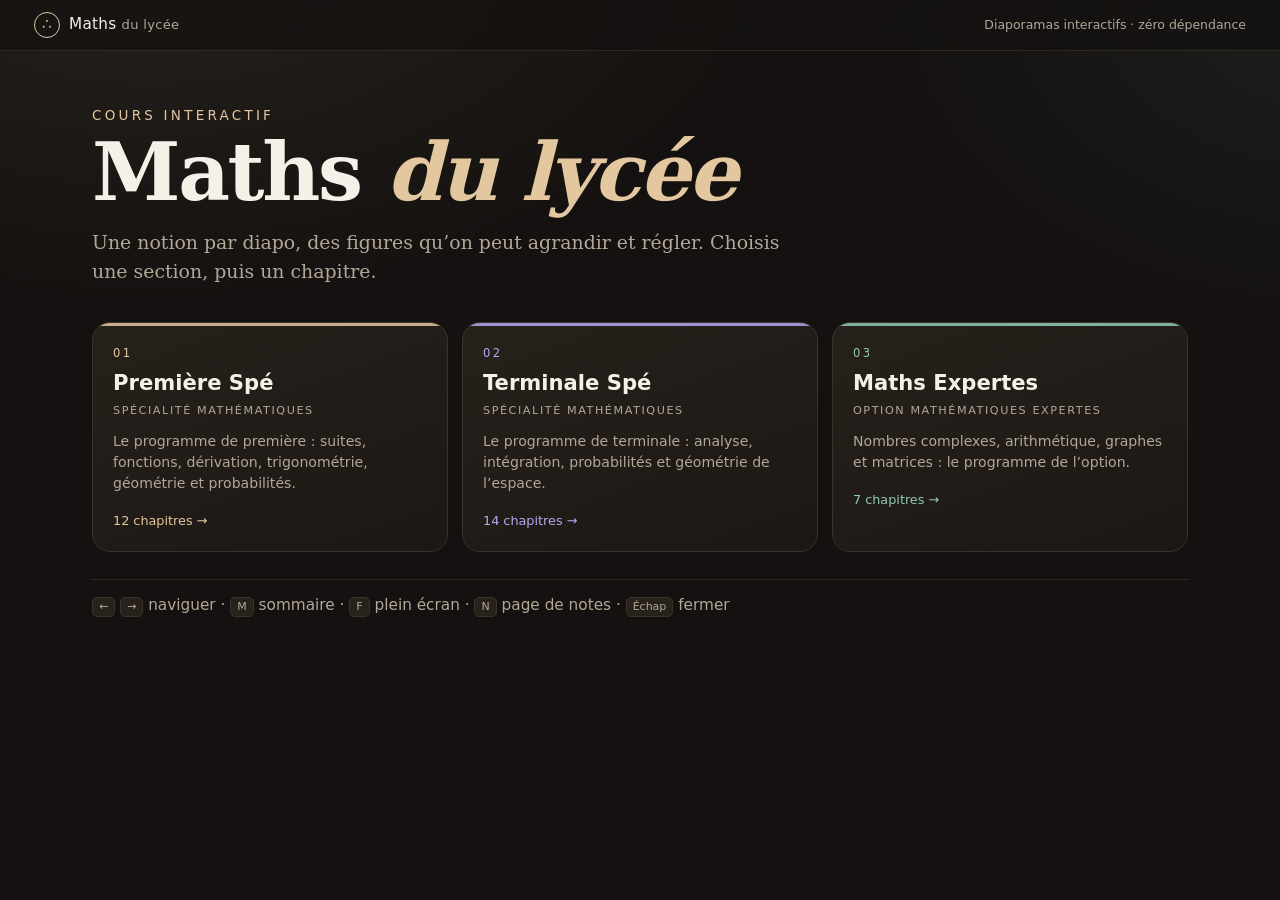
<file: index.html>
<!doctype html>
<html lang="fr">
<head>
  <meta charset="utf-8">
  <meta name="viewport" content="width=device-width, initial-scale=1">
  <title>Maths — cours de lycée</title>
  <meta name="description" content="Cours de maths interactifs : Première et Terminale spécialité, mathématiques expertes.">
  <link rel="stylesheet" href="styles.css">
</head>
<body class="hub-page">
  <header class="topbar">
    <a class="brand" href="index.html"><span class="brand-mark">∴</span><span>Maths <em>du lycée</em></span></a>
    <div class="topright">
      <span class="hub-note">Diaporamas interactifs · zéro dépendance</span>
    </div>
  </header>

  <main class="hub">
    <header class="hub-head">
      <p class="kicker">Cours interactif</p>
      <h1>Maths <em>du lycée</em></h1>
      <p class="lead">
        Une notion par diapo, des figures qu’on peut agrandir et régler.
        Choisis une section, puis un chapitre.
      </p>
    </header>

    <section class="hub-grid" id="hub-grid" aria-label="Sections du cours"></section>

    <p class="hero-note">
      <kbd>←</kbd> <kbd>→</kbd> naviguer · <kbd>M</kbd> sommaire · <kbd>F</kbd> plein écran ·
      <kbd>N</kbd> page de notes · <kbd>Échap</kbd> fermer
    </p>
  </main>

  <script src="js/catalogue.js"></script>
  <script src="js/hub.js"></script>
</body>
</html>
</file>
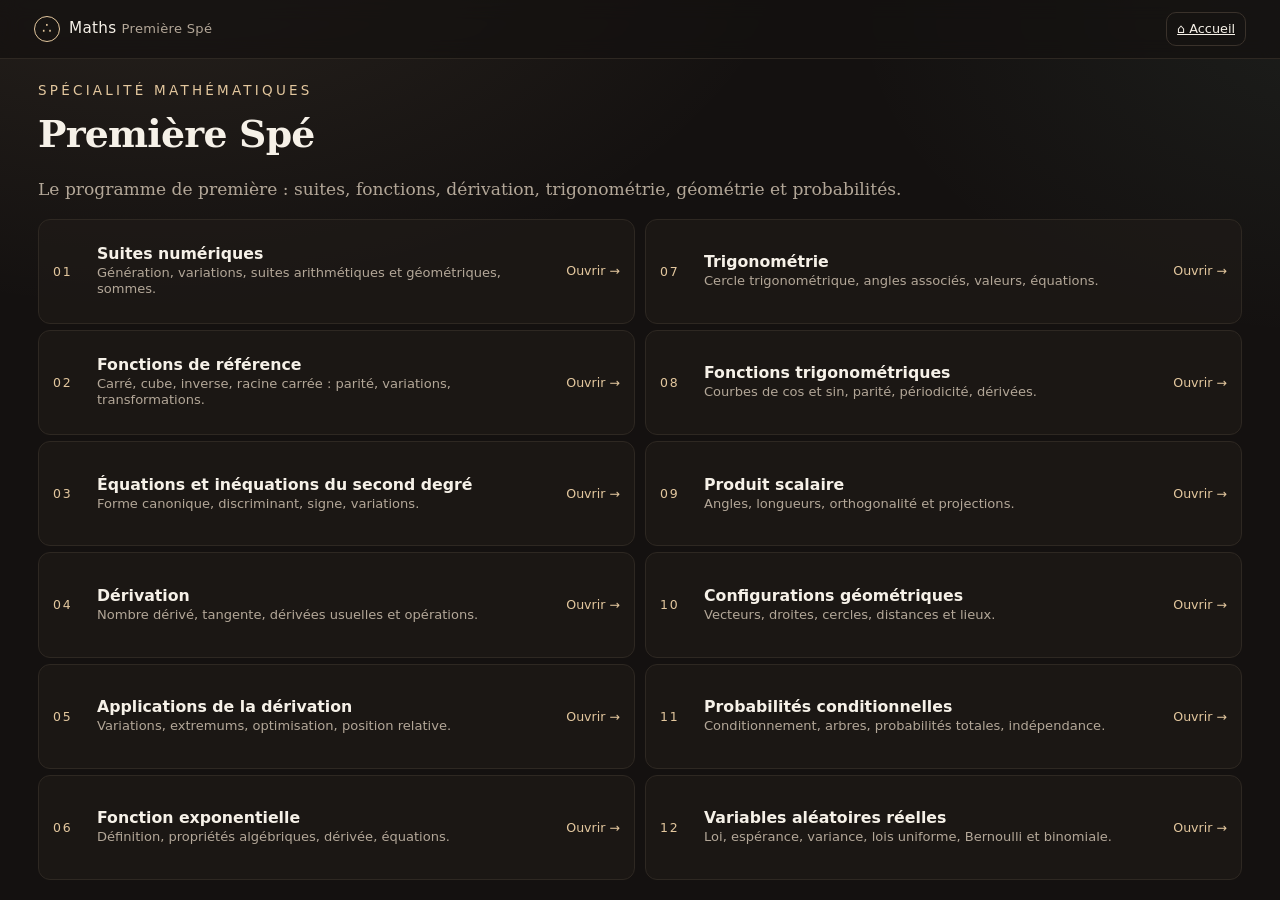
<file: cours.html>
<!doctype html>
<html lang="fr">
<head>
  <meta charset="utf-8">
  <meta name="viewport" content="width=device-width, initial-scale=1">
  <title>Maths — cours</title>
  <meta name="description" content="Diaporama de cours de mathématiques, une notion par diapo.">
  <link rel="stylesheet" href="vendor/katex/katex.min.css">
  <link rel="stylesheet" href="styles.css">
</head>
<body>
  <header class="topbar">
    <nav class="crumbs" aria-label="Fil d’Ariane">
      <a href="index.html">Maths</a>
      <span class="crumb-sep" aria-hidden="true">/</span>
      <a id="crumb-level" href="index.html">…</a>
      <span class="crumb-sep" aria-hidden="true">/</span>
      <span class="crumb-here" id="crumb-chapter">…</span>
    </nav>
    <div class="topright">
      <span class="counter" id="counter">1 / 1</span>
      <button class="btn ghost small" id="menu-btn" type="button" aria-expanded="false" aria-controls="menu">Sommaire <kbd>M</kbd></button>
    </div>
  </header>

  <div class="progress" aria-hidden="true"><span id="progress"></span></div>

  <main class="stage" id="stage">
    <section class="slide" id="slide" aria-live="polite"></section>
  </main>

  <footer class="toolbar">
    <button class="btn" id="prev" type="button">← Précédent</button>
    <span class="hint"><kbd>←</kbd><kbd>→</kbd> naviguer · <kbd>M</kbd> sommaire du chapitre · <kbd>F</kbd> plein écran · <kbd>N</kbd> note</span>
    <button class="btn primary" id="next" type="button">Suivant →</button>
  </footer>

  <div class="menu" id="menu" hidden>
    <div class="menu-panel" role="dialog" aria-modal="true" aria-label="Sommaire du cours">
      <div class="menu-head">
        <h2 id="menu-title">Sommaire</h2>
        <div class="menu-head-actions">
          <a class="btn ghost small" id="menu-level" href="niveau.html">Tous les chapitres</a>
          <button class="btn ghost small" id="menu-close" type="button">Fermer <kbd>Échap</kbd></button>
        </div>
      </div>
      <div class="menu-groups" id="menu-groups"></div>
    </div>
  </div>

  <div class="toast" id="toast" role="status" aria-live="polite"></div>

  <noscript>Active JavaScript : tout le cours est interactif.</noscript>

  <script src="vendor/katex/katex.min.js"></script>
  <script src="js/math-render.js"></script>
  <script src="js/helpers.js"></script>
  <script src="js/plots.js"></script>
  <script src="js/kit.js"></script>
  <script src="js/catalogue.js"></script>
  <script src="js/contenu-premiere.js"></script>
  <script src="js/slides-trigo.js"></script>
  <script src="js/contenu-terminale.js"></script>
  <script src="js/contenu-expertes.js"></script>
  <script src="js/deck.js"></script>
  <script src="js/note.js"></script>
</body>
</html>
</file>
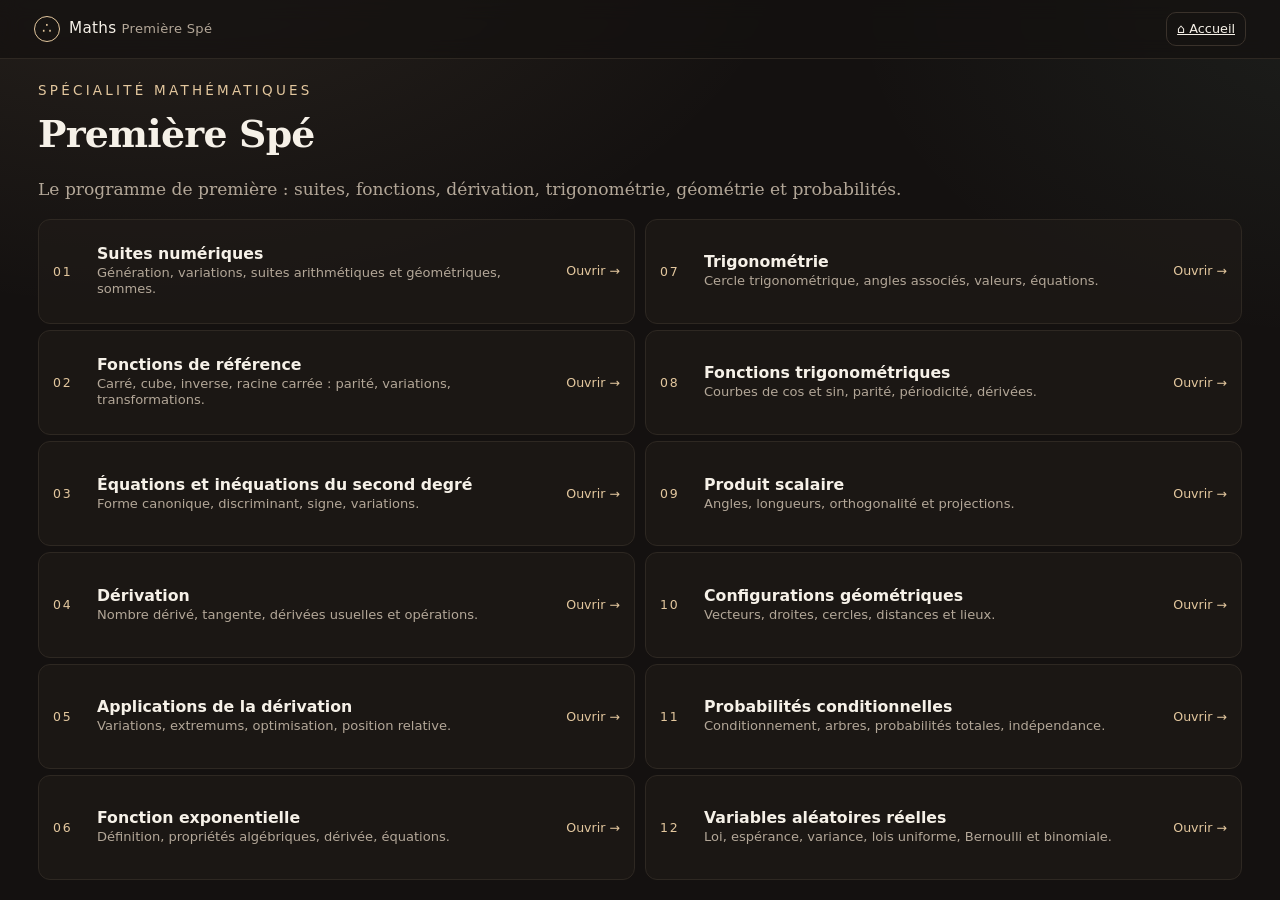
<file: niveau.html>
<!doctype html>
<html lang="fr">
<head>
  <meta charset="utf-8">
  <meta name="viewport" content="width=device-width, initial-scale=1">
  <title>Maths — sommaire</title>
  <meta name="description" content="Sommaire des chapitres de maths, classe par classe.">
  <link rel="stylesheet" href="styles.css">
</head>
<body class="level-page">
  <header class="topbar">
    <a class="brand" href="index.html"><span class="brand-mark">∴</span><span>Maths <em id="level-crumb">…</em></span></a>
    <div class="topright">
      <a class="btn ghost small" href="index.html">⌂ Accueil</a>
    </div>
  </header>

  <main class="level-main">
    <header class="level-head">
      <p class="kicker" id="level-kicker">Section</p>
      <h1 id="level-title">…</h1>
      <p class="lead" id="level-resume"></p>
    </header>

    <ol class="chapter-list" id="chapter-list" aria-label="Chapitres"></ol>
  </main>

  <script src="js/catalogue.js"></script>
  <script src="js/level.js"></script>
</body>
</html>
</file>
<file: styles.css>
/* Maths deck — dark warm theme, no external resources. */

:root {
  --bg: #141110;
  --bg-2: #1a1613;
  --card: #211c18;
  --card-2: #28221c;
  --line: #3a322b;
  --line-soft: #2e2822;
  --ink: #f6f1e8;
  --muted: #b3a798;
  --accent: #e3c79e;
  --accent-soft: rgba(227, 199, 158, 0.14);
  --ok: #8fc7a6;
  --bad: #e08c7c;
  --serif: "Iowan Old Style", "Palatino Linotype", "Palatino", "Book Antiqua", "DejaVu Serif", Georgia, serif;
  --sans: system-ui, -apple-system, "Segoe UI", Roboto, "DejaVu Sans", sans-serif;
  --mono: ui-monospace, "JetBrains Mono", "DejaVu Sans Mono", monospace;
}

*, *::before, *::after { box-sizing: border-box; }

html, body { height: 100%; }

body {
  margin: 0;
  height: 100dvh;
  overflow: hidden;
  display: grid;
  grid-template-columns: minmax(0, 1fr);
  grid-template-rows: auto auto 1fr auto;
  color: var(--ink);
  font-family: var(--serif);
  font-size: 17px;
  line-height: 1.55;
  background:
    radial-gradient(1100px 700px at 12% -12%, rgba(227, 199, 158, 0.10), transparent 60%),
    radial-gradient(900px 620px at 105% 0%, rgba(143, 203, 182, 0.07), transparent 55%),
    var(--bg);
}

body[data-chapter="bases"] {
  --accent: #e3c79e;
  --accent-soft: rgba(227, 199, 158, 0.14);
}
body[data-chapter="trigo"] {
  --accent: #b4a8f0;
  --accent-soft: rgba(180, 168, 240, 0.13);
}

/* ---------- top bar ---------- */

.topbar {
  display: flex;
  align-items: center;
  gap: 18px;
  min-width: 0;
  padding: 12px clamp(14px, 3vw, 34px);
  border-bottom: 1px solid var(--line-soft);
  background: rgba(20, 17, 16, 0.72);
  backdrop-filter: blur(10px);
  font-family: var(--sans);
}

.brand {
  display: inline-flex;
  align-items: center;
  gap: 9px;
  color: var(--ink);
  text-decoration: none;
  font-size: 0.95rem;
  letter-spacing: 0.02em;
  white-space: nowrap;
}
.brand em { color: var(--muted); font-style: normal; font-size: 0.86em; }
.brand-mark {
  display: inline-grid;
  place-items: center;
  width: 26px;
  height: 26px;
  border-radius: 50%;
  border: 1px solid var(--accent);
  color: var(--accent);
  font-size: 0.95rem;
}

/* Notion-style breadcrumb: class sommaire ← chapter. */
.crumbs {
  display: flex;
  align-items: center;
  gap: 6px;
  flex: 1;
  min-width: 0;
  font-family: var(--sans);
  font-size: 0.86rem;
  color: var(--muted);
}
.crumbs a {
  padding: 3px 2px;
  border-radius: 6px;
  color: var(--muted);
  text-decoration: none;
  white-space: nowrap;
}
.crumbs a:hover { color: var(--ink); background: var(--card); }
.crumb-sep { color: var(--line); }
.crumb-here {
  min-width: 0;
  overflow: hidden;
  text-overflow: ellipsis;
  white-space: nowrap;
  color: var(--ink);
}

.topright { display: flex; align-items: center; gap: 12px; margin-left: auto; }
.counter {
  font-size: 0.8rem;
  color: var(--muted);
  font-variant-numeric: tabular-nums;
}

.progress { height: 2px; background: var(--line-soft); }
.progress span {
  display: block;
  height: 100%;
  width: 0;
  background: linear-gradient(90deg, var(--accent), rgba(255, 255, 255, 0.35));
  transition: width 0.25s ease;
}

/* ---------- stage & slide ---------- */

.stage { overflow-y: auto; overflow-x: hidden; scroll-behavior: smooth; }

.slide {
  max-width: 1180px;
  margin: 0 auto;
  padding: clamp(20px, 4vh, 46px) clamp(16px, 4vw, 56px) clamp(30px, 5vh, 60px);
  opacity: 0;
  transform: translateY(12px);
}
.slide.in {
  opacity: 1;
  transform: none;
  transition: opacity 0.3s ease, transform 0.3s ease;
}

.slide-head { margin-bottom: clamp(16px, 2.4vh, 28px); }

.kicker {
  margin: 0 0 8px;
  font-family: var(--sans);
  font-size: 0.7rem;
  letter-spacing: 0.24em;
  text-transform: uppercase;
  color: var(--accent);
}

.slide-title {
  margin: 0;
  font-size: clamp(1.65rem, 3.5vw, 2.65rem);
  line-height: 1.12;
  font-weight: 600;
  letter-spacing: -0.01em;
  text-wrap: balance;
}

.lead {
  margin: 12px 0 0;
  max-width: 78ch;
  font-size: clamp(0.98rem, 1.6vw, 1.12rem);
  color: var(--muted);
}

/* ---------- layout helpers ---------- */

.grid2 {
  display: grid;
  grid-template-columns: minmax(0, 1.06fr) minmax(0, 0.94fr);
  gap: clamp(16px, 2.6vw, 32px);
  align-items: start;
}
.grid2.wide-left { grid-template-columns: minmax(0, 1.25fr) minmax(0, 0.75fr); }
.stack { display: grid; gap: 14px; align-content: start; }
.grid3 {
  display: grid;
  grid-template-columns: repeat(3, minmax(0, 1fr));
  gap: 14px;
}

.card {
  background: linear-gradient(180deg, rgba(40, 34, 28, 0.9), rgba(33, 28, 24, 0.9));
  border: 1px solid var(--line);
  border-radius: 16px;
  padding: clamp(14px, 1.8vw, 22px);
  min-width: 0;
}

.card-title {
  margin: 0 0 8px;
  font-family: var(--sans);
  font-size: 0.82rem;
  letter-spacing: 0.12em;
  text-transform: uppercase;
  color: var(--accent);
  font-weight: 600;
}

.card p { margin: 0 0 10px; }
.card p:last-child { margin-bottom: 0; }

.muted { color: var(--muted); }
.small { font-size: 0.88rem; }
.label {
  font-family: var(--sans);
  font-size: 0.72rem;
  letter-spacing: 0.16em;
  text-transform: uppercase;
  color: var(--muted);
  margin: 0 0 4px;
}

h3 { font-weight: 600; }
h4 {
  margin: 0 0 6px;
  font-family: var(--sans);
  font-size: 0.78rem;
  letter-spacing: 0.14em;
  text-transform: uppercase;
  color: var(--muted);
}

/* ---------- maths typography ---------- */

.formula {
  font-size: clamp(1.02rem, 1.7vw, 1.22rem);
  line-height: 2;
  padding: 12px 14px;
  border-radius: 12px;
  background: rgba(0, 0, 0, 0.22);
  border: 1px solid var(--line-soft);
  overflow-x: auto;
}
.formula + .formula { margin-top: 10px; }

.frac {
  display: inline-flex;
  flex-direction: column;
  justify-content: center;
  text-align: center;
  vertical-align: middle;
  margin: 0 0.18em;
  line-height: 1.15;
  font-size: 0.96em;
}
.frac .num { padding: 0 0.28em 0.05em; border-bottom: 1.4px solid currentColor; }
.frac .den { padding: 0.05em 0.28em 0; }

.sqrt { display: inline-flex; align-items: stretch; }
.sqrt::before { content: "√"; display: inline-block; }
.sqrt .rad { border-top: 1.4px solid currentColor; padding: 0 0.14em; margin-top: 0.12em; }

.big {
  font-size: clamp(1.35rem, 2.6vw, 1.9rem);
  color: var(--accent);
  margin: 10px 0;
  font-variant-numeric: tabular-nums;
}

.equation {
  font-size: clamp(1.25rem, 2.4vw, 1.75rem);
  padding: 10px 0 16px;
  font-variant-numeric: tabular-nums;
}

.note {
  border-left: 2px solid var(--accent);
  padding: 4px 0 4px 12px;
  color: var(--muted);
  font-size: 0.9rem;
  margin: 12px 0 0;
}

ul.clean { margin: 6px 0 0; padding-left: 18px; }
ul.clean li { margin-bottom: 6px; }

kbd {
  display: inline-block;
  padding: 1px 6px;
  border-radius: 5px;
  border: 1px solid var(--line);
  background: var(--card-2);
  font-family: var(--sans);
  font-size: 0.72em;
  line-height: 1.5;
  color: var(--muted);
}

/* ---------- controls ---------- */

.slider {
  display: block;
  margin: 10px 0 14px;
  font-family: var(--sans);
}
.slider-head {
  display: flex;
  justify-content: space-between;
  align-items: baseline;
  font-size: 0.86rem;
  color: var(--muted);
  margin-bottom: 4px;
}
.slider-head output {
  color: var(--accent);
  font-variant-numeric: tabular-nums;
  font-size: 1rem;
}

input[type="range"] {
  width: 100%;
  height: 26px;
  margin: 0;
  background: transparent;
  accent-color: var(--accent);
  cursor: pointer;
}

input[type="text"], input[type="number"], input:not([type]) {
  font-family: var(--sans);
  font-size: 16px;
  color: var(--ink);
  background: rgba(0, 0, 0, 0.28);
  border: 1px solid var(--line);
  border-radius: 10px;
  padding: 9px 12px;
  width: 8.5em;
  min-width: 0;
  outline: none;
  transition: border-color 0.15s, box-shadow 0.15s;
}
input:focus { border-color: var(--accent); box-shadow: 0 0 0 3px var(--accent-soft); }

.answer-row {
  display: flex;
  flex-wrap: wrap;
  align-items: center;
  gap: 10px;
  margin: 10px 0;
  font-family: var(--sans);
  font-size: 0.94rem;
}
.answer-row label { display: inline-flex; align-items: center; gap: 8px; color: var(--muted); }
.answer-row input { width: 7.5em; }

.btn {
  font-family: var(--sans);
  font-size: 0.86rem;
  color: var(--ink);
  background: var(--card-2);
  border: 1px solid var(--line);
  border-radius: 10px;
  padding: 9px 14px;
  cursor: pointer;
  transition: background 0.15s, border-color 0.15s, color 0.15s, transform 0.1s;
}
.btn:hover { border-color: var(--accent); }
.btn:active { transform: translateY(1px); }
.btn:disabled { opacity: 0.35; cursor: default; }
.btn.primary {
  background: var(--accent);
  border-color: var(--accent);
  color: #1b1712;
  font-weight: 600;
}
.btn.primary:hover { filter: brightness(1.06); }
.btn.ghost { background: transparent; }
.btn.small { padding: 6px 10px; font-size: 0.8rem; }

.tabs { display: inline-flex; gap: 4px; padding: 3px; border-radius: 12px; background: var(--card-2); border: 1px solid var(--line); margin-bottom: 12px; }
.tab {
  border: 0;
  background: transparent;
  color: var(--muted);
  font-family: var(--sans);
  font-size: 0.82rem;
  padding: 6px 12px;
  border-radius: 9px;
  cursor: pointer;
}
.tab.active { background: var(--accent-soft); color: var(--ink); }

.presets { display: flex; flex-wrap: wrap; gap: 8px; margin: 10px 0; }

.feedback {
  font-family: var(--sans);
  font-size: 0.88rem;
  min-height: 1.4em;
  margin-top: 6px;
}
.feedback.ok { color: var(--ok); }
.feedback.bad { color: var(--bad); }

/* ---------- readouts ---------- */

.readouts { display: grid; gap: 0; }
.kv {
  display: flex;
  justify-content: space-between;
  gap: 14px;
  padding: 7px 0;
  border-bottom: 1px dashed var(--line-soft);
  font-size: 0.95rem;
  align-items: baseline;
}
.kv:last-child { border-bottom: 0; }
.kv dt { margin: 0; color: var(--muted); font-family: var(--sans); font-size: 0.8rem; letter-spacing: 0.04em; }
.kv dd { margin: 0; text-align: right; font-variant-numeric: tabular-nums; }
.kv dd em { color: var(--muted); font-style: normal; }

.readouts-2 { display: grid; grid-template-columns: 1fr 1fr; gap: 0 28px; }

/* ---------- canvas ---------- */

.plot {
  display: block;
  width: 100%;
  height: clamp(245px, 40vh, 375px);
  border-radius: 12px;
  background: #191512;
  border: 1px solid var(--line-soft);
  touch-action: none;
}
.plot.tall { height: clamp(275px, 46vh, 440px); }

.canvas-caption {
  margin: 8px 0 0;
  font-family: var(--sans);
  font-size: 0.76rem;
  color: var(--muted);
  text-align: center;
}

/* ---------- hero ---------- */

.hero { padding-top: clamp(6px, 3vh, 34px); }
.hero h1 {
  margin: 0 0 18px;
  font-size: clamp(2.1rem, 5.6vw, 4rem);
  line-height: 1.05;
  letter-spacing: -0.02em;
  font-weight: 600;
}
.hero h1 em { color: var(--accent); font-style: italic; }
.hero .lead { font-size: clamp(1rem, 1.9vw, 1.2rem); max-width: 62ch; }

.cards3 {
  display: grid;
  grid-template-columns: repeat(3, minmax(0, 1fr));
  gap: 14px;
  margin: clamp(20px, 3vh, 34px) 0;
}

.chapter-card {
  text-align: left;
  display: grid;
  gap: 4px;
  padding: 18px;
  border-radius: 16px;
  border: 1px solid var(--line);
  background: linear-gradient(160deg, rgba(40, 34, 28, 0.95), rgba(30, 25, 21, 0.9));
  color: var(--ink);
  font: inherit;
  cursor: pointer;
  transition: transform 0.18s, border-color 0.18s, background 0.18s;
}
.chapter-card:hover { transform: translateY(-3px); border-color: var(--accent); }
.chapter-card .chip-label {
  font-family: var(--sans);
  font-size: 0.68rem;
  letter-spacing: 0.2em;
  text-transform: uppercase;
  color: var(--accent);
}
.chapter-card strong { font-size: 1.02rem; font-family: var(--sans); font-weight: 600; }
.chapter-card span:last-child { font-size: 0.86rem; color: var(--muted); font-family: var(--sans); line-height: 1.4; }

.hero-note {
  font-family: var(--sans);
  font-size: 0.84rem;
  color: var(--muted);
  border-top: 1px solid var(--line-soft);
  padding-top: 14px;
}

/* ---------- tracker (mental maths machine) ---------- */

.mathlines { display: grid; gap: 8px; margin-top: 12px; }
.mathline {
  display: grid;
  grid-template-columns: minmax(72px, auto) 14px 1fr;
  gap: 8px;
  align-items: baseline;
  font-size: 0.98rem;
  padding: 7px 10px;
  border-radius: 9px;
  background: rgba(0, 0, 0, 0.18);
  font-variant-numeric: tabular-nums;
}
.mathline .op { color: var(--accent); white-space: nowrap; }
.mathline .eq-bar { color: var(--muted); text-align: center; }
.mathline strong { color: var(--ink); }

/* complement bar */
.bar {
  display: flex;
  height: 44px;
  border-radius: 11px;
  overflow: hidden;
  border: 1px solid var(--line);
  margin: 14px 0 6px;
  font-family: var(--sans);
  font-size: 0.78rem;
}
.bar span { display: flex; align-items: center; justify-content: center; transition: width 0.15s; overflow: hidden; white-space: nowrap; }
.bar .bar-a { background: rgba(255, 255, 255, 0.06); color: var(--muted); }
.bar .bar-b { background: var(--accent); color: #1b1712; font-weight: 600; }

/* ---------- chrono ---------- */

.chrono-top { display: grid; grid-template-columns: repeat(4, 1fr); gap: 10px; margin-bottom: 10px; }
.stat {
  font-family: var(--sans);
  background: rgba(0, 0, 0, 0.2);
  border: 1px solid var(--line-soft);
  border-radius: 12px;
  padding: 8px 12px;
}
.stat span { display: block; font-size: 0.66rem; letter-spacing: 0.16em; text-transform: uppercase; color: var(--muted); }
.stat strong { font-size: 1.25rem; font-variant-numeric: tabular-nums; }

.timerbar { height: 4px; border-radius: 3px; background: var(--line-soft); overflow: hidden; margin-bottom: 14px; }
.timerbar span { display: block; height: 100%; width: 100%; background: var(--accent); transition: width 0.1s linear; }

.question {
  font-size: clamp(2rem, 6vw, 3.6rem);
  text-align: center;
  margin: 14px 0;
  font-variant-numeric: tabular-nums;
  letter-spacing: 0.02em;
}
.question.small { font-size: clamp(1.2rem, 2.4vw, 1.6rem); margin: 6px 0 10px; }

.chrono .answer-row { justify-content: center; }
.chrono .feedback { text-align: center; min-height: 2.2em; }
.chrono-actions { display: flex; gap: 10px; justify-content: center; margin-top: 6px; }
.chrono .hint { display: block; text-align: center; margin-top: 12px; font-family: var(--sans); font-size: 0.76rem; color: var(--muted); }

.drill-meta {
  display: flex;
  justify-content: space-between;
  align-items: center;
  gap: 10px;
  margin-top: 12px;
  font-family: var(--sans);
  font-size: 0.82rem;
  color: var(--muted);
}

/* ---------- tables ---------- */

.table-wrap {
  max-height: 46vh;
  overflow: auto;
  border: 1px solid var(--line);
  border-radius: 14px;
}
table.math {
  width: 100%;
  border-collapse: collapse;
  font-size: 0.9rem;
  font-variant-numeric: tabular-nums;
}
table.math th, table.math td { padding: 7px 10px; text-align: center; border-bottom: 1px solid var(--line-soft); }
table.math thead th {
  position: sticky;
  top: 0;
  background: #261f1a;
  font-family: var(--sans);
  font-size: 0.68rem;
  letter-spacing: 0.12em;
  text-transform: uppercase;
  color: var(--accent);
  font-weight: 600;
}
table.math tbody tr:nth-child(even) { background: rgba(255, 255, 255, 0.022); }
table.math tbody tr:hover { background: var(--accent-soft); }
table.math td:first-child { color: var(--muted); font-family: var(--sans); font-size: 0.82rem; }

table.identites td { vertical-align: top; }
table.identites td:first-child { white-space: nowrap; }

/* Angles associés : vert = même valeur, rouge = valeur opposée. */
.sign-same { color: var(--ok); font-weight: 600; }
.sign-flip { color: var(--bad); font-weight: 600; }

/* ---------- steps ---------- */

.steps { margin: 0; padding-left: 22px; display: grid; gap: 8px; font-size: 0.95rem; }
.steps li::marker { color: var(--accent); font-family: var(--sans); font-size: 0.8em; }
.steps li { font-variant-numeric: tabular-nums; }

.solution p { margin: 0 0 6px; }
.solution p:last-child { margin-bottom: 0; }

.solution {
  margin-top: 10px;
  padding: 10px 12px;
  border-radius: 10px;
  background: rgba(143, 203, 182, 0.08);
  border: 1px solid rgba(143, 203, 182, 0.25);
  font-size: 0.92rem;
}

.exo + .exo { margin-top: 12px; }
.exo .q { margin: 0 0 8px; font-size: 1.02rem; }

/* ---------- toolbar ---------- */

.toolbar {
  display: flex;
  align-items: center;
  justify-content: space-between;
  gap: 12px;
  padding: 10px clamp(14px, 3vw, 34px) calc(10px + env(safe-area-inset-bottom));
  border-top: 1px solid var(--line-soft);
  background: rgba(20, 17, 16, 0.8);
  backdrop-filter: blur(10px);
}
.hint { font-family: var(--sans); font-size: 0.76rem; color: var(--muted); }
.hint kbd { margin: 0 1px; }

/* ---------- menu ---------- */

.menu {
  position: fixed;
  inset: 0;
  z-index: 40;
  background: rgba(10, 9, 8, 0.72);
  backdrop-filter: blur(8px);
  display: grid;
  place-items: start center;
  padding: clamp(16px, 6vh, 70px) 16px;
  overflow: auto;
}
.menu[hidden] { display: none; }
.menu-panel {
  width: min(980px, 100%);
  background: var(--bg-2);
  border: 1px solid var(--line);
  border-radius: 18px;
  padding: clamp(16px, 2.4vw, 26px);
  box-shadow: 0 30px 80px rgba(0, 0, 0, 0.5);
}
.menu-head { display: flex; align-items: center; justify-content: space-between; gap: 12px; margin-bottom: 14px; }
.menu-head h2 { margin: 0; font-size: 1.25rem; }
.menu-groups { display: grid; grid-template-columns: repeat(auto-fit, minmax(190px, 1fr)); gap: 18px; }
.menu-group h3 {
  margin: 0 0 8px;
  font-family: var(--sans);
  font-size: 0.7rem;
  letter-spacing: 0.18em;
  text-transform: uppercase;
  color: var(--accent);
}
.menu-group button {
  display: flex;
  gap: 10px;
  width: 100%;
  text-align: left;
  padding: 7px 9px;
  border-radius: 8px;
  border: 2px solid transparent;
  background: transparent;
  color: var(--muted);
  font: inherit;
  font-size: 0.88rem;
  cursor: pointer;
}
.menu-group button:hover { background: var(--card); color: var(--ink); }
.menu-group button.active { border-color: var(--accent); color: var(--ink); }
.menu-num { font-family: var(--sans); font-size: 0.72rem; color: var(--accent); opacity: 0.8; padding-top: 2px; }

/* ---------- toast ---------- */

.toast {
  position: fixed;
  left: 50%;
  bottom: 74px;
  transform: translate(-50%, 12px);
  background: var(--card-2);
  border: 1px solid var(--accent);
  color: var(--ink);
  padding: 8px 14px;
  border-radius: 999px;
  font-family: var(--sans);
  font-size: 0.84rem;
  opacity: 0;
  pointer-events: none;
  transition: opacity 0.2s, transform 0.2s;
  z-index: 50;
}
.toast.show { opacity: 1; transform: translate(-50%, 0); }

.error { font-family: var(--mono); font-size: 0.8rem; white-space: pre-wrap; color: var(--bad); }

noscript { padding: 20px; display: block; }

/* ---------- automatismes ---------- */

body[data-chapter="auto"] {
  --accent: #e8ab8d;
  --accent-soft: rgba(232, 171, 141, 0.13);
}

.key {
  margin: 12px 0 0;
  padding: 10px 14px;
  border-left: 3px solid var(--accent);
  border-radius: 0 10px 10px 0;
  background: var(--accent-soft);
  font-size: 0.94rem;
}
.key strong { color: var(--accent); }

.warn {
  margin: 12px 0 0;
  padding: 10px 14px;
  border-left: 3px solid var(--bad);
  border-radius: 0 10px 10px 0;
  background: rgba(224, 140, 124, 0.08);
  font-size: 0.92rem;
  color: var(--muted);
}

.frac-visual { display: flex; gap: 3px; height: 48px; margin: 12px 0 4px; }
.frac-visual span {
  flex: 1;
  border-radius: 7px;
  background: rgba(255, 255, 255, 0.05);
  border: 1px solid var(--line-soft);
  transition: background 0.15s;
}
.frac-visual span.on { background: var(--accent); border-color: var(--accent); }

.frac-board { display: grid; gap: 6px; margin: 12px 0 4px; }
.frac-row { display: grid; grid-template-columns: 3.4em minmax(0, 1fr); align-items: center; gap: 10px; }
.frac-row[hidden] { display: none; }
.frac-tag { font-family: var(--mono); font-size: 0.76rem; color: var(--muted); text-align: right; }
.frac-row .frac-visual { margin: 0; }
.frac-visual button {
  flex: 1;
  min-width: 0;
  padding: 0;
  border-radius: 7px;
  border: 1px solid var(--line-soft);
  background: rgba(255, 255, 255, 0.05);
  cursor: pointer;
  transition: background 0.15s, border-color 0.15s;
}
.frac-visual button:hover { border-color: var(--accent); }
.frac-visual button.on { background: var(--accent); border-color: var(--accent); }
.frac-visual.small { height: 26px; }
.frac-visual.small span { border-radius: 5px; }

.chain { display: grid; gap: 7px; margin: 10px 0 2px; }
.chain-row {
  display: grid;
  grid-template-columns: 4.6em minmax(0, 1fr) 4.8em;
  align-items: center;
  gap: 10px;
  font-family: var(--mono);
  font-size: 0.76rem;
  color: var(--muted);
}
.chain-tag { white-space: nowrap; }
.chain-track {
  height: 12px;
  border-radius: 6px;
  background: rgba(255, 255, 255, 0.06);
  border: 1px solid var(--line-soft);
  overflow: hidden;
}
.chain-track span { display: block; height: 100%; width: 0; background: var(--accent); opacity: 0.75; transition: width 0.18s; }
.chain-val { text-align: right; color: var(--ink); font-variant-numeric: tabular-nums; }

.price-row {
  display: grid;
  grid-template-columns: 52px 1fr auto;
  align-items: center;
  gap: 10px;
  margin: 8px 0;
  font-family: var(--sans);
  font-size: 0.8rem;
  color: var(--muted);
}
.price-track {
  height: 14px;
  border-radius: 7px;
  background: rgba(255, 255, 255, 0.06);
  border: 1px solid var(--line-soft);
  overflow: hidden;
}
.price-track span { display: block; height: 100%; background: var(--accent); opacity: 0.7; transition: width 0.15s; }
.price-val { color: var(--ink); font-variant-numeric: tabular-nums; min-width: 5.5em; text-align: right; }

/* ---------- per-plot fullscreen ---------- */

.plot-frame { position: relative; }
.plot-btn {
  position: absolute;
  top: 8px;
  right: 8px;
  z-index: 3;
  padding: 5px 10px;
  border-radius: 999px;
  border: 1px solid var(--line);
  background: rgba(20, 17, 16, 0.75);
  color: var(--ink);
  font-family: var(--sans);
  font-size: 0.72rem;
  font-weight: 600;
  cursor: pointer;
  backdrop-filter: blur(6px);
  opacity: 0.85;
}
.plot-btn:hover, .plot-btn:focus-visible { border-color: var(--accent); opacity: 1; }

.plot-stage { position: relative; }
.plot-stage canvas { display: block; margin: 0 auto; }

.plot-zoom { display: none; }
body.graph-focus { overflow: hidden; }

/* Fullscreen graph: the plot and its parameter card, nothing else. */
.graph-layer {
  position: fixed;
  inset: 0;
  z-index: 70;
  display: grid;
  grid-template-columns: minmax(0, 1fr) clamp(240px, 27vw, 380px);
  gap: 14px;
  padding: clamp(8px, 1.6vh, 18px);
  background: var(--bg);
}
.graph-layer.no-side { grid-template-columns: minmax(0, 1fr); }
.graph-layer-main { display: flex; min-width: 0; min-height: 0; }
.graph-layer-main .plot-frame { flex: 1; min-width: 0; min-height: 0; }
.graph-layer-side {
  display: flex;
  flex-direction: column;
  gap: 10px;
  min-height: 0;
  overflow-y: auto;
  padding-right: 4px;
  scrollbar-width: thin;
  scrollbar-color: rgba(246, 241, 232, 0.35) transparent;
}
.graph-layer-side::-webkit-scrollbar { width: 10px; }
.graph-layer-side::-webkit-scrollbar-thumb {
  background: rgba(246, 241, 232, 0.28);
  border-radius: 999px;
  border: 2px solid transparent;
  background-clip: padding-box;
}
.graph-layer-side::-webkit-scrollbar-track { background: transparent; }
.graph-layer-side .card { padding: 14px; }
.graph-layer .plot-frame .plot-stage {
  height: 100%;
  overflow: auto;
  scrollbar-width: thin;
  scrollbar-color: rgba(246, 241, 232, 0.35) transparent;
}
.graph-layer .plot-frame .plot-stage::-webkit-scrollbar { width: 10px; height: 10px; }
.graph-layer .plot-frame .plot-stage::-webkit-scrollbar-thumb {
  background: rgba(246, 241, 232, 0.28);
  border-radius: 999px;
  border: 2px solid transparent;
  background-clip: padding-box;
}
.graph-layer .plot-frame .plot-stage::-webkit-scrollbar-track { background: transparent; }
.graph-layer .plot-frame .plot,
.graph-layer .plot-frame .plot.tall {
  height: 100%;
  border-radius: 12px;
  cursor: grab;
}
.graph-layer .plot-frame .plot:active { cursor: grabbing; }
.graph-layer .plot-frame .plot-btn { top: 12px; right: 12px; }
.graph-layer .plot-frame .plot-zoom {
  position: absolute;
  right: 14px;
  bottom: 14px;
  z-index: 4;
  display: flex;
  align-items: center;
  gap: 6px;
  padding: 5px 7px;
  border-radius: 999px;
  border: 1px solid var(--line);
  background: rgba(20, 17, 16, 0.86);
  backdrop-filter: blur(6px);
}
@media (max-width: 820px) {
  .graph-layer { grid-template-columns: 1fr; grid-template-rows: minmax(0, 1fr) auto; }
  .graph-layer-side { max-height: 38vh; }
}
.plot-zoom-btn {
  width: 28px;
  height: 28px;
  display: grid;
  place-items: center;
  border-radius: 999px;
  border: 1px solid var(--line);
  background: transparent;
  color: var(--ink);
  font-family: var(--sans);
  font-size: 0.95rem;
  font-weight: 700;
  cursor: pointer;
}
.plot-zoom-btn:hover, .plot-zoom-btn:focus-visible { border-color: var(--accent); }
.plot-zoom-value {
  min-width: 46px;
  text-align: center;
  font-family: var(--sans);
  font-size: 0.72rem;
  color: var(--muted);
  font-variant-numeric: tabular-nums;
}

.cards4 {
  display: grid;
  grid-template-columns: repeat(auto-fit, minmax(215px, 1fr));
  gap: 12px;
  margin: clamp(20px, 3vh, 34px) 0;
}
@media (max-width: 1080px) { .cards4 { grid-template-columns: repeat(2, minmax(0, 1fr)); } }
@media (max-width: 560px) { .cards4 { grid-template-columns: 1fr; } }

/* ---------- responsive ---------- */

@media (max-width: 980px) {
  .grid2, .grid2.wide-left { grid-template-columns: 1fr; }
  .cards3 { grid-template-columns: 1fr; }
  .menu-groups { grid-template-columns: 1fr; }
  .topbar { flex-wrap: wrap; gap: 8px 14px; }
  .slide { padding-bottom: 40px; }
}

@media (max-width: 560px) {
  body { font-size: 16px; }
  .chrono-top { grid-template-columns: repeat(2, 1fr); }
  .readouts-2 { grid-template-columns: 1fr; }
  .toolbar .hint { display: none; }
  .counter { display: none; }
}

@media (prefers-reduced-motion: reduce) {
  *, *::before, *::after { animation: none !important; transition: none !important; }
  .slide { opacity: 1; transform: none; }
}

/* ---------- note board (N) ---------- */

body.note-open { overflow: hidden; }

.note-layer {
  position: fixed;
  inset: 0;
  z-index: 90;
  display: grid;
  grid-template-rows: auto minmax(0, 1fr);
  background: #fffdf8;
  color: #1b1712;
}
.note-layer[hidden] { display: none; }

.note-bar {
  display: flex;
  flex-wrap: wrap;
  align-items: center;
  justify-content: space-between;
  gap: 8px 18px;
  padding: 8px clamp(10px, 2vw, 20px);
  border-bottom: 1px solid #e5dccd;
  background: #f6f1e8;
  font-family: var(--sans);
  font-size: 0.82rem;
}
.note-group { display: flex; flex-wrap: wrap; align-items: center; gap: 6px; }

.note-btn {
  display: inline-flex;
  align-items: center;
  gap: 6px;
  padding: 6px 11px;
  border-radius: 9px;
  border: 1px solid #ded4c4;
  background: #fffdf8;
  color: #3a322b;
  font: inherit;
  cursor: pointer;
}
.note-btn:hover { border-color: #1b1712; }
.note-btn.active { background: #1b1712; border-color: #1b1712; color: #fffdf8; }

.note-swatch {
  width: 12px;
  height: 12px;
  border-radius: 50%;
  background: var(--swatch);
  border: 1px solid rgba(0, 0, 0, 0.3);
}
.note-btn.active .note-swatch { border-color: rgba(255, 255, 255, 0.75); }

.note-size { display: inline-flex; align-items: center; gap: 7px; color: #5a5046; }
.note-size input[type="range"] { width: 110px; height: 22px; accent-color: #1b1712; }
.note-size-value { min-width: 1.6em; text-align: right; font-variant-numeric: tabular-nums; color: #1b1712; }
.note-zoom-value { min-width: 52px; text-align: center; font-variant-numeric: tabular-nums; color: #5a5046; }

.note-canvas {
  display: block;
  width: 100%;
  height: 100%;
  background: #fffdf8;
  touch-action: none;
  cursor: crosshair;
}
.note-canvas.is-eraser { cursor: cell; }
.note-canvas.is-pan { cursor: grab; }
.note-canvas.is-pan:active { cursor: grabbing; }

.note-layer kbd { border-color: #ded4c4; background: #efe7da; color: #5a5046; }

/* ---------- big text: one slide, one screen, no scrolling ---------- */

.stage { overflow: hidden; }

.slide {
  max-width: 1560px;
  height: 100%;
  display: flex;
  flex-direction: column;
  justify-content: center;
  gap: clamp(10px, 2.2vh, 26px);
  padding: clamp(8px, 2vh, 26px) clamp(16px, 3vw, 56px) clamp(12px, 2.4vh, 30px);
}

.slide-head { margin-bottom: 0; }
.kicker { font-size: clamp(0.7rem, 1.5vmin, 1.05rem); margin-bottom: 4px; }
.slide-title { font-size: clamp(1.55rem, 4.6vmin, 3.9rem); }
.lead { font-size: clamp(0.95rem, 2.1vmin, 1.5rem); }

.big-forms {
  display: flex;
  flex-direction: column;
  justify-content: center;
  gap: clamp(8px, 1.8vh, 22px);
  min-width: 0;
}

.formula.xl {
  font-size: clamp(1.7rem, 5.4vmin, 4rem);
  line-height: 1.45;
  padding: clamp(8px, 1.5vh, 20px) clamp(12px, 1.6vw, 28px);
  text-align: center;
  overflow: visible;
}
.formula.lg {
  font-size: clamp(1.3rem, 3.6vmin, 2.6rem);
  line-height: 1.5;
  text-align: center;
  overflow: visible;
}
.formula.xl + .formula,
.formula.lg + .formula { margin-top: 0; }

.say {
  margin: 0;
  text-align: center;
  color: var(--muted);
  font-family: var(--sans);
  font-size: clamp(0.95rem, 2.2vmin, 1.7rem);
}

.grid2.figures { align-items: center; }
.plot.tall { height: clamp(210px, 52vh, 620px); }

/* A slider under a figure: the figure gives up some height to keep the slide on screen. */
.figure-card { display: flex; flex-direction: column; gap: 4px; }
.figure-card .plot.tall { height: clamp(170px, 40vh, 520px); }
.figure-card .slider { margin: 2px 0 0; }
.figure-card .slider-head {
  font-size: clamp(0.7rem, 1.5vmin, 1rem);
  margin-bottom: 0;
}
.figure-card .slider-head output { font-size: clamp(0.9rem, 2vmin, 1.4rem); }
.figure-card input[type="range"] { height: 20px; }

/* Equation slides: the relation (=, ≤, ≥) under the statement */
.rel-picker {
  display: flex;
  justify-content: center;
  gap: clamp(6px, 1vh, 10px);
}
.rel-btn {
  min-width: clamp(34px, 4.6vh, 50px);
  height: clamp(34px, 4.6vh, 50px);
  display: grid;
  place-items: center;
  padding: 0;
  border-radius: 12px;
  border: 1px solid var(--line);
  background: transparent;
  color: var(--muted);
  font-family: var(--serif);
  font-size: clamp(1rem, 2.6vmin, 1.9rem);
  line-height: 1;
  cursor: pointer;
}
.rel-btn:hover { border-color: var(--accent); color: var(--ink); }
.rel-btn.is-on { background: var(--accent-soft); border-color: var(--accent); color: var(--ink); }
.rel-btn:focus-visible { outline: 2px solid var(--accent); outline-offset: 2px; }

table.math.rtable { font-size: clamp(1.05rem, 3.1vmin, 2.4rem); }
table.math.rtable th,
table.math.rtable td { padding: clamp(6px, 1.2vh, 16px) clamp(8px, 1.4vw, 22px); }
table.math.rtable thead th { font-size: clamp(0.7rem, 1.7vmin, 1.2rem); }
table.math.rtable td:first-child { font-size: clamp(1rem, 2.8vmin, 2.1rem); }
.table-wrap.plain { max-height: none; overflow: visible; width: 100%; margin: 0 auto; }

.hero h1 { font-size: clamp(2.2rem, 7.4vmin, 5.4rem); }
.hero .lead { max-width: 62ch; }
.hero-note { font-size: clamp(0.8rem, 1.7vmin, 1.1rem); }
.chapter-card strong { font-size: clamp(1rem, 2.4vmin, 1.7rem); }
.chapter-card span:last-child { font-size: clamp(0.8rem, 1.6vmin, 1.1rem); }

/* Equation slides: definition set I (editable) and solution set S */

.sol-domain {
  display: flex;
  flex-wrap: wrap;
  align-items: center;
  justify-content: center;
  gap: 6px 8px;
  font-family: var(--sans);
  font-size: clamp(0.82rem, 2vmin, 1.2rem);
  color: var(--muted);
}
.sol-domain-label { white-space: nowrap; }
.dom-edit { display: inline-flex; align-items: center; gap: 2px; }

input.dom-bound {
  width: 6.4ch;
  padding: 3px 4px;
  text-align: center;
  font-family: var(--serif);
  font-size: clamp(1.05rem, 2.6vmin, 1.6rem);
  line-height: 1.25;
  border-radius: 8px;
}
input.dom-bound.is-invalid {
  border-color: var(--bad);
  box-shadow: 0 0 0 3px rgba(224, 140, 124, 0.16);
}

.dom-bracket {
  padding: 0 2px;
  border: 0;
  background: transparent;
  color: var(--ink);
  font-family: var(--serif);
  font-size: clamp(1.2rem, 2.9vmin, 1.8rem);
  line-height: 1;
  cursor: pointer;
}
.dom-bracket:hover { color: var(--accent); }
.dom-bracket:focus-visible { outline: 2px solid var(--accent); outline-offset: 2px; border-radius: 4px; }
.dom-sep { font-family: var(--serif); font-size: clamp(1.05rem, 2.6vmin, 1.6rem); }

.sol-answer {
  margin: 0;
  text-align: center;
  color: var(--accent);
  font-size: clamp(1.2rem, 3.6vmin, 2.4rem);
  line-height: 1.35;
  font-variant-numeric: tabular-nums;
  text-wrap: balance;
}

/* Fullscreen: the equation panel (formula, relation, I, S) follows the plot. */
.graph-layer-side .big-forms {
  justify-content: flex-start;
  gap: 12px;
  padding: 12px;
  border: 1px solid var(--line);
  border-radius: 16px;
  background: linear-gradient(180deg, rgba(40, 34, 28, 0.9), rgba(33, 28, 24, 0.9));
}
.graph-layer-side .big-forms .formula.xl {
  font-size: clamp(1.1rem, 3.2vmin, 1.9rem);
  padding: 10px 12px;
  line-height: 1.35;
}
.graph-layer-side .sol-domain { justify-content: flex-start; }

/* System slide: two conditions (cos with a, sin with b), each with its picker */
.sol-system { gap: 10px; }
.sys-row {
  display: flex;
  align-items: center;
  justify-content: center;
  gap: 14px;
  width: 100%;
  max-width: 470px;
  margin: 0 auto;
}
.sys-row .formula {
  margin: 0;
  padding: 8px 10px;
  min-width: 8.6em;
  font-size: clamp(1.15rem, 3.2vmin, 2.2rem);
  white-space: nowrap;
}
.sys-row .rel-picker { gap: clamp(4px, 0.9vh, 8px); }
.sys-row .rel-btn {
  min-width: clamp(30px, 4.2vh, 44px);
  height: clamp(30px, 4.2vh, 44px);
  font-size: clamp(0.95rem, 2.2vmin, 1.6rem);
}
.graph-layer-side .sol-system .sys-row .formula {
  font-size: clamp(0.95rem, 2.6vmin, 1.5rem);
  padding: 6px 8px;
}
.graph-layer-side .sol-system .rel-btn { min-width: 30px; height: 30px; font-size: 1rem; }

/* ================================================================== */
/* Multi-level site: hub, class pages, slide layouts (2026-11-20)      */
/* ================================================================== */

body.hub-page,
body.level-page {
  display: block;
  height: auto;
  min-height: 100dvh;
  overflow: auto;
}

body[data-niveau="automatismes"] { --accent: #8fcbb6; --accent-soft: rgba(143, 203, 182, 0.14); }
body[data-niveau="premiere"] { --accent: #e3c79e; --accent-soft: rgba(227, 199, 158, 0.14); }
body[data-niveau="terminale"] { --accent: #b4a8f0; --accent-soft: rgba(180, 168, 240, 0.14); }
body[data-niveau="expertes"] { --accent: #8fcbb6; --accent-soft: rgba(143, 203, 182, 0.14); }

.hub-note {
  font-family: var(--sans);
  font-size: 0.78rem;
  color: var(--muted);
}

.hub {
  max-width: 1180px;
  margin: 0 auto;
  padding: clamp(26px, 6vh, 74px) clamp(18px, 4vw, 42px) 60px;
}

.hub-head h1 {
  margin: 6px 0 14px;
  font-size: clamp(2.4rem, 7vw, 5rem);
  line-height: 1.02;
  letter-spacing: -0.03em;
  font-weight: 600;
}
.hub-head h1 em { color: var(--accent); font-style: italic; }
.hub-head .lead { max-width: 58ch; }

.hub-grid {
  display: grid;
  grid-template-columns: repeat(auto-fit, minmax(235px, 1fr));
  gap: 14px;
  margin: clamp(24px, 4vh, 44px) 0 clamp(18px, 3vh, 30px);
}

.hub-card {
  position: relative;
  display: grid;
  gap: 7px;
  align-content: start;
  padding: 22px 20px 20px;
  border-radius: 18px;
  border: 1px solid var(--line);
  background: linear-gradient(160deg, rgba(40, 34, 28, 0.95), rgba(28, 24, 20, 0.92));
  color: var(--ink);
  text-decoration: none;
  overflow: hidden;
  transition: transform 0.18s, border-color 0.18s, background 0.18s;
}
.hub-card::before {
  content: "";
  position: absolute;
  inset: 0 0 auto 0;
  height: 3px;
  background: var(--card-accent);
  opacity: 0.85;
}
.hub-card:hover,
.hub-card:focus-visible {
  transform: translateY(-3px);
  border-color: var(--card-accent);
  background: linear-gradient(160deg, rgba(46, 39, 32, 0.98), rgba(31, 26, 22, 0.95));
}
.hub-card-num {
  font-family: var(--sans);
  font-size: 0.72rem;
  letter-spacing: 0.22em;
  color: var(--card-accent);
}
.hub-card-name {
  font-family: var(--sans);
  font-size: 1.32rem;
  font-weight: 600;
  line-height: 1.2;
}
.hub-card-sub {
  font-family: var(--sans);
  font-size: 0.7rem;
  letter-spacing: 0.14em;
  text-transform: uppercase;
  color: var(--muted);
}
.hub-card-resume {
  font-family: var(--sans);
  font-size: 0.88rem;
  line-height: 1.5;
  color: var(--muted);
  margin-top: 4px;
}
.hub-card-foot {
  font-family: var(--sans);
  font-size: 0.8rem;
  color: var(--card-accent);
  margin-top: 10px;
}

/* The chapter list is a two-column grid and must fit one screen: no scroll. */
body.level-page { height: 100dvh; overflow: hidden; display: flex; flex-direction: column; }
body.level-page .topbar { flex: none; }

.level-main {
  width: 100%;
  max-width: 1280px;
  margin: 0 auto;
  flex: 1;
  min-height: 0;
  display: flex;
  flex-direction: column;
  padding: clamp(12px, 2.4vh, 30px) clamp(16px, 3vw, 38px) clamp(12px, 2.2vh, 26px);
}
.level-head { flex: none; }
.level-head h1 {
  font-size: clamp(1.65rem, 4.2vh, 3rem);
  margin: 2px 0 6px;
  letter-spacing: -0.02em;
}
.level-head .lead { max-width: 90ch; font-size: clamp(0.85rem, 1.9vh, 1.1rem); }

.chapter-list {
  list-style: none;
  margin: clamp(8px, 1.8vh, 18px) 0 0;
  padding: 0;
  display: grid;
  grid-template-columns: repeat(2, minmax(0, 1fr));
  grid-template-rows: repeat(var(--chapter-rows, 7), minmax(0, 1fr));
  grid-auto-flow: column;
  grid-auto-rows: minmax(0, 1fr);
  gap: 6px 10px;
  flex: 1;
  min-height: 0;
}
.chapter-list li { margin: 0; min-height: 0; }
.chapter-row {
  display: grid;
  grid-template-columns: 34px minmax(0, 1fr) auto;
  align-items: center;
  height: 100%;
  gap: 10px;
  padding: clamp(5px, 1vh, 10px) 14px;
  border-radius: 12px;
  border: 1px solid var(--line-soft);
  background: rgba(33, 28, 24, 0.55);
  color: var(--ink);
  text-decoration: none;
  transition: border-color 0.16s, background 0.16s, transform 0.16s;
}
.chapter-row:hover,
.chapter-row:focus-visible {
  border-color: var(--accent);
  background: var(--card);
  transform: translateX(3px);
}
.chapter-num {
  font-family: var(--sans);
  font-size: 0.78rem;
  letter-spacing: 0.14em;
  color: var(--accent);
}
.chapter-name { min-width: 0; }
.chapter-name strong {
  display: block;
  font-family: var(--sans);
  font-size: clamp(0.8rem, 1.75vh, 1.05rem);
  font-weight: 600;
  line-height: 1.2;
}
.chapter-name small {
  display: block;
  margin-top: 1px;
  font-family: var(--sans);
  font-size: clamp(0.68rem, 1.45vh, 0.86rem);
  line-height: 1.25;
  color: var(--muted);
}
.chapter-go {
  font-family: var(--sans);
  font-size: clamp(0.68rem, 1.4vh, 0.8rem);
  color: var(--accent);
  white-space: nowrap;
}

@media (max-height: 780px) {
  .level-head .lead { display: none; }
  .chapter-name small { display: none; }
  .chapter-row { padding: 4px 12px; }
  .chapter-list { gap: 4px 8px; }
}

@media (max-width: 780px) {
  body.level-page { height: auto; min-height: 100dvh; overflow: auto; }
  .chapter-list { grid-template-columns: 1fr; grid-template-rows: none; grid-auto-flow: row; grid-auto-rows: auto; }
  .chapter-row { padding: 10px 14px; }
  .chapter-name small { display: block; }
}

/* ---------- course blocks: definition, theorem, property, method, example ---------- */

.slide-text .cblock { width: 100%; }
.cblock {
  --block-accent: var(--accent);
  width: 100%;
  padding: clamp(10px, 1.45vh, 15px) clamp(14px, 1.7vw, 20px);
  border: 1px solid rgba(255, 255, 255, 0.055);
  border-left: 3px solid var(--block-accent);
  border-radius: 14px;
  background:
    linear-gradient(135deg, rgba(255, 255, 255, 0.028), transparent 46%),
    rgba(0, 0, 0, 0.17);
  box-shadow:
    inset 0 1px 0 rgba(255, 255, 255, 0.035),
    0 16px 34px -30px rgba(0, 0, 0, 0.95);
}
.cblock + .cblock { margin-top: clamp(8px, 1.1vh, 12px); }
.cblock-tag {
  display: flex;
  align-items: center;
  gap: 7px;
  margin: 0 0 clamp(5px, 0.7vh, 8px);
  font-family: var(--sans);
  font-size: clamp(0.6rem, 1.08vmin, 0.82rem);
  font-weight: 600;
  letter-spacing: 0.15em;
  text-transform: uppercase;
  color: var(--block-accent);
}
.cblock-tag::before {
  content: "";
  flex: none;
  width: 5px;
  height: 5px;
  border-radius: 50%;
  background: currentColor;
  opacity: 0.85;
}
.cblock p {
  margin: 0 0 clamp(5px, 0.7vh, 8px);
  font-family: var(--sans);
  font-size: clamp(0.81rem, 1.68vmin, 1.2rem);
  line-height: 1.48;
  color: var(--ink);
  text-wrap: pretty;
}
.cblock p:last-child { margin-bottom: 0; }
.cblock ul,
.cblock ol {
  margin: clamp(5px, 0.7vh, 8px) 0 0;
  padding-left: 1.35em;
  display: grid;
  gap: 5px;
  font-family: var(--sans);
  font-size: clamp(0.78rem, 1.6vmin, 1.14rem);
  line-height: 1.48;
  color: var(--ink);
}
.cblock ul li::marker,
.cblock ol li::marker { color: var(--block-accent); }
.cblock.thm { --block-accent: #7cb0ff; }
.cblock.prop { --block-accent: var(--accent); }
.cblock.meth { --block-accent: #b4a8f0; }
.cblock.meth .steps {
  font-size: clamp(0.78rem, 1.6vmin, 1.14rem);
  line-height: 1.48;
  gap: 5px;
  padding-left: 1.45em;
}
.cblock.ex { --block-accent: #8fcbb6; }
.cblock.rem { --block-accent: var(--muted); }
.cblock.rem p { color: var(--muted); }

.frm { font-family: var(--serif); white-space: nowrap; }
.slide-text .formula {
  padding: clamp(12px, 1.6vh, 18px) clamp(16px, 1.8vw, 24px);
  border-color: rgba(255, 255, 255, 0.06);
  border-radius: 16px;
  background:
    linear-gradient(180deg, rgba(255, 255, 255, 0.022), transparent 55%),
    rgba(0, 0, 0, 0.18);
  box-shadow:
    inset 0 1px 0 rgba(255, 255, 255, 0.03),
    0 16px 34px -30px rgba(0, 0, 0, 0.95);
}
.formula.lg { font-size: clamp(1.05rem, 2.9vmin, 2.2rem); line-height: 1.4; }
.slide-body.with-plot .formula.lg { font-size: clamp(1rem, 2.4vmin, 1.8rem); }
.slide-body.with-plot .cblock p { font-size: clamp(0.74rem, 1.5vmin, 1.1rem); }

/* ---------- slide body: text + figure ---------- */

.slide-body {
  display: grid;
  gap: clamp(18px, 2.6vw, 34px);
  align-items: center;
  min-width: 0;
}
.slide-body.with-plot {
  grid-template-columns: minmax(0, 1fr) minmax(0, 1.15fr);
  align-items: start;
}
.slide-text {
  min-width: 0;
  display: flex;
  flex-direction: column;
  align-items: flex-start;
  gap: clamp(12px, 1.8vh, 20px);
}
.slide-text > .cblock + .cblock { margin-top: 0; }
.slide-text .big-forms { width: 100%; }

.plot-figure {
  margin: 0;
  min-width: 0;
  display: grid;
  gap: 12px;
}
.plot-figure .plot { height: clamp(230px, 42vh, 470px); }
.plot-figure .canvas-caption { margin: 0; }

.plot-params {
  display: flex;
  flex-wrap: wrap;
  gap: 10px 20px;
  align-items: center;
  padding: clamp(14px, 1.6vh, 18px) clamp(16px, 1.8vw, 22px);
}
.plot-params:empty { display: none; }
.plot-params .slider { flex: 1 1 150px; min-width: 130px; margin: 0; }
.plot-params .readouts { flex: 1 1 100%; }
.graph-layer-side .plot-params {
  display: flex;
  flex-direction: column;
  align-items: stretch;
  gap: 12px;
  padding: 0;
  border: 0;
  background: transparent;
}
.graph-layer-side .plot-params .slider { flex: none; min-width: 0; }

.mini-card {
  padding: 0;
  border: 0;
  background: transparent;
}
.mini-card .card-title { color: var(--muted); }

.points {
  margin: 0;
  padding-left: 1.15em;
  display: grid;
  gap: 6px;
  font-size: clamp(0.9rem, 1.7vmin, 1.05rem);
  color: var(--muted);
}
.points li::marker { color: var(--accent); }

.code {
  margin: 0;
  padding: 12px 16px;
  border-radius: 12px;
  border: 1px solid var(--line-soft);
  background: rgba(0, 0, 0, 0.3);
  font-family: var(--mono);
  font-size: clamp(0.78rem, 1.7vmin, 0.95rem);
  line-height: 1.55;
  color: var(--ink);
  overflow-x: auto;
  white-space: pre;
}
.code .kw { color: #b4a8f0; }
.code .fn { color: #e3c79e; }
.code .num { color: #8fcbb6; }
.code .com { color: var(--muted); font-style: italic; }

.menu-head-actions { display: flex; align-items: center; gap: 8px; flex-wrap: wrap; }

@media (max-width: 1000px) {
  .slide-body.with-plot { grid-template-columns: minmax(0, 1fr); }
  .plot-figure .plot { height: clamp(200px, 34vh, 340px); }
  .chapter-row { grid-template-columns: 36px minmax(0, 1fr); }
  .chapter-go { display: none; }
}

/* ================================================================== */
/* Render overhaul: tables, sign/variation tables, matrices, integrals */
/* ================================================================== */

/* ---------- data tables ---------- */

.table-figure { margin: 0; width: 100%; min-width: 0; }
.table-wrap.plain {
  max-height: none;
  overflow: visible;
  width: 100%;
  border: 1px solid var(--line);
  border-radius: 16px;
  background: linear-gradient(180deg, rgba(40, 34, 28, 0.62), rgba(28, 24, 20, 0.62));
  box-shadow: inset 0 1px 0 rgba(255, 255, 255, 0.04);
}
table.math.data-table {
  width: 100%;
  border-collapse: collapse;
  font-size: clamp(0.84rem, 1.95vmin, 1.22rem);
  line-height: 1.45;
  font-variant-numeric: tabular-nums;
}
table.math.data-table th,
table.math.data-table td {
  padding: clamp(8px, 1.2vh, 15px) clamp(11px, 1.6vw, 22px);
  border-bottom: 1px solid var(--line-soft);
  vertical-align: middle;
}
table.math.data-table thead th {
  position: static;
  background: rgba(0, 0, 0, 0.24);
  font-family: var(--sans);
  font-size: 0.72em;
  letter-spacing: 0.12em;
  text-transform: none;
  color: var(--accent);
  font-weight: 600;
  white-space: nowrap;
}
.data-table tbody tr:last-child th,
.data-table tbody tr:last-child td { border-bottom: 0; }
.data-table tbody tr:nth-child(even) { background: rgba(255, 255, 255, 0.022); }
.data-table tbody tr:hover { background: var(--accent-soft); }
.data-table .rowhead {
  text-align: left;
  color: var(--muted);
  font-family: var(--sans);
  font-size: 0.9em;
  font-weight: 500;
  line-height: 1.35;
  white-space: nowrap;
}
.data-table .cell-left { text-align: left; }
.data-table .cell-center { text-align: center; }
.data-table .cell-right { text-align: right; }
.table-caption {
  margin: 8px 2px 0;
  font-family: var(--sans);
  font-size: clamp(0.72rem, 1.4vmin, 0.92rem);
  line-height: 1.4;
  color: var(--muted);
}

/* ---------- sign and variation tables ---------- */

.table-wrap.plain.vtable-wrap {
  width: fit-content;
  max-width: 100%;
  margin-left: auto;
  margin-right: auto;
}
table.math.vtable {
  width: auto;
  max-width: 100%;
  margin: 0 auto;
  border-collapse: collapse;
  table-layout: fixed;
  font-family: var(--serif);
  font-size: clamp(0.95rem, 2.2vmin, 1.35rem);
  font-variant-numeric: tabular-nums;
}
.vtable col.col-label { width: 5.4em; }
.vtable col.col-bound { width: 5.6em; }
.vtable col.col-arrow { width: 5.4em; }
table.math.vtable th,
table.math.vtable td {
  padding: clamp(8px, 1.25vh, 16px) clamp(6px, 0.9vw, 12px);
  text-align: center;
  border-bottom: 1px solid var(--line-soft);
  vertical-align: middle;
}
table.math.vtable thead th {
  position: static;
  background: rgba(0, 0, 0, 0.22);
  font-family: var(--serif);
  font-size: 1em;
  letter-spacing: 0;
  text-transform: none;
  color: var(--ink);
  font-weight: 500;
}
.vtable tbody tr:last-child th,
.vtable tbody tr:last-child td { border-bottom: 0; }
.vtable .rowhead {
  text-align: left;
  color: var(--ink);
  font-size: 1em;
  font-style: italic;
  font-weight: 500;
  white-space: nowrap;
}
.vtable thead .rowhead { color: var(--ink); font-weight: 600; }
.vtable .vbound {
  border-left: 1px solid var(--line);
  border-right: 1px solid var(--line);
}
.vtable .vspan { padding-left: 2px; padding-right: 2px; }
.vtable .vvalue { color: var(--ink); font-weight: 600; }
.vtable .vzero { color: var(--accent); font-weight: 700; }
.vtable .sign-pos { color: var(--ok); font-weight: 700; font-size: 1.15em; }
.vtable .sign-neg { color: var(--bad); font-weight: 700; font-size: 1.15em; }
.vtable .sign-zero { color: var(--accent); font-weight: 700; }
.vtable .var-cell { padding-left: 2px; padding-right: 2px; }
.var-arrow {
  display: block;
  width: 100%;
  height: clamp(30px, 5vh, 54px);
  margin: 0 auto;
}
.var-arrow path {
  fill: none;
  stroke: var(--accent);
  stroke-width: 2;
  stroke-linecap: round;
  stroke-linejoin: round;
}
.sign-table .rowhead { min-width: 6.2em; }
.sign-table td.vbound { font-size: 1.08em; }

/* ---------- matrices ---------- */

.matrix {
  display: inline-flex;
  align-items: stretch;
  vertical-align: middle;
  margin: 0 0.22em;
  line-height: 1.15;
  font-variant-numeric: tabular-nums;
  font-size: 0.98em;
}
.mat-bracket {
  flex: none;
  width: 0.46em;
  border-top: 1.6px solid currentColor;
  border-bottom: 1.6px solid currentColor;
}
.mat-bracket:first-child {
  border-left: 1.6px solid currentColor;
  border-radius: 4px 0 0 4px;
}
.mat-bracket:last-child {
  border-right: 1.6px solid currentColor;
  border-radius: 0 4px 4px 0;
}
.mat-grid {
  display: grid;
  grid-template-columns: repeat(var(--mat-cols, 2), minmax(1.25em, auto));
  gap: 0.18em 0.95em;
  align-items: center;
  padding: 0.34em 0.52em;
  text-align: center;
}
.mat-cell { display: block; white-space: nowrap; }
.mat-cell.mat-sep {
  border-left: 1px dashed var(--muted);
  margin-left: -0.35em;
  padding-left: 0.75em;
}
button.mat-cell {
  margin: 0;
  padding: 0.04em 0.18em;
  border: 0;
  border-radius: 5px;
  background: transparent;
  color: inherit;
  font: inherit;
  cursor: pointer;
}
button.mat-cell:hover { background: var(--accent-soft); }
.mat-cell.hl { background: var(--accent-soft); color: var(--accent); }
.formula.has-matrix { font-size: clamp(1.15rem, 3vmin, 2.15rem); line-height: 1.6; }

/* ---------- matrix product lab ---------- */

.mat-lab {
  width: 100%;
  display: grid;
  gap: 10px;
  padding: clamp(10px, 1.5vh, 16px) clamp(12px, 1.6vw, 18px);
  border: 1px solid var(--line);
  border-radius: 14px;
  background: rgba(0, 0, 0, 0.2);
}
.mat-products {
  display: flex;
  flex-wrap: wrap;
  align-items: center;
  justify-content: center;
  gap: 10px 18px;
}
.mat-factor { display: inline-flex; align-items: center; gap: 6px; }
.mat-name {
  font-family: var(--serif);
  font-size: 0.95rem;
  font-weight: 600;
  letter-spacing: 0.02em;
  color: var(--ink);
  opacity: 0.82;
}
[data-mat="AB"] button.mat-cell {
  border-bottom: 1px dashed var(--accent-soft);
  border-radius: 3px;
}
[data-mat="AB"] button.mat-cell:hover {
  border-bottom-color: var(--accent);
}
.mat-times,
.mat-eq { margin: 0 2px; color: var(--accent); font-size: 1.35rem; }
.mat-hint {
  margin: 0;
  font-family: var(--sans);
  font-size: clamp(0.78rem, 1.55vmin, 0.98rem);
  line-height: 1.45;
  text-align: center;
  color: var(--muted);
}
.mat-hint strong { color: var(--ink); font-weight: 600; }
.mat-lab .matrix { font-size: clamp(0.95rem, 2.35vmin, 1.35rem); }

/* ---------- integrals, evaluation brackets, sums ---------- */

.integral {
  --int-size: 1.18em;
  --int-limit: 0.64em;
  display: inline-grid;
  grid-template-columns: auto auto;
  grid-template-rows: 1fr 1fr;
  align-items: center;
  vertical-align: -0.08em;
  line-height: 1;
  margin: 0 0.05em;
}
.int-sign {
  grid-column: 1;
  grid-row: 1 / span 2;
  font-family: "Noto Sans Math", "STIX Two Math", "Cambria Math", "DejaVu Serif", var(--serif);
  font-size: var(--int-size);
  font-weight: 400;
  line-height: 0.82;
}
.int-standalone {
  font-family: "Noto Sans Math", "STIX Two Math", "Cambria Math", "DejaVu Serif", var(--serif);
  font-size: 1.16em;
  line-height: 1;
  vertical-align: -0.08em;
}
.int-limits { display: contents; }
.int-up,
.int-down {
  grid-column: 2;
  padding-left: 0.12em;
  font-size: var(--int-limit);
  line-height: 1;
  white-space: nowrap;
}
.int-up { grid-row: 1; align-self: end; }
.int-down { grid-row: 2; align-self: start; }
.formula.has-integral {
  font-size: clamp(1.15rem, 3vmin, 2.1rem);
  line-height: 1.5;
  padding: clamp(10px, 1.5vh, 17px) clamp(12px, 1.6vw, 22px);
}
.formula.has-integral .integral {
  --int-size: 2em;
  --int-limit: 0.5em;
  vertical-align: -0.1em;
  margin: 0 0.08em;
}

/* KaTeX is used for the integral chapter, where the notation needs real math
   typesetting rather than HTML superscripts. */
.tex { display: inline-block; max-width: 100%; }
.tex-display { display: block; width: 100%; }
.tex .katex { font-size: 1.02em; }
.cblock .tex { margin: 0 0.06em; }
.cblock .tex .katex { font-size: 1.24em; }
.cblock p,
.cblock ul { line-height: 1.45; }
.formula.has-katex {
  font-size: clamp(1.1rem, 2.9vmin, 2rem);
  line-height: 1.25;
  padding: clamp(15px, 2vh, 23px) clamp(20px, 2.4vw, 32px);
  border-color: rgba(255, 255, 255, 0.07);
  border-radius: 16px;
  background:
    radial-gradient(120% 150% at 50% -30%, rgba(227, 199, 158, 0.05), transparent 58%),
    linear-gradient(180deg, rgba(255, 255, 255, 0.02), transparent 60%),
    rgba(0, 0, 0, 0.19);
  box-shadow:
    inset 0 1px 0 rgba(255, 255, 255, 0.035),
    0 16px 36px -30px rgba(0, 0, 0, 0.95);
  overflow-x: auto;
  overflow-y: hidden;
}
.formula.has-katex .katex { font-size: 1.14em; }
.formula.has-katex .katex-display { margin: 0; }

.eval {
  display: inline-grid;
  grid-template-columns: auto auto;
  grid-template-rows: 1fr 1fr;
  align-items: center;
  vertical-align: -0.06em;
  margin: 0 0.04em;
  line-height: 1;
}
.eval-body { grid-column: 1; grid-row: 1 / span 2; white-space: nowrap; }
.eval-limits { display: contents; }
.eval-limits span {
  grid-column: 2;
  padding-left: 0.12em;
  font-size: 0.52em;
  line-height: 1;
}
.eval-limits span:first-child { grid-row: 1; align-self: end; }
.eval-limits span:last-child { grid-row: 2; align-self: start; }

.sum {
  display: inline-grid;
  grid-template-columns: auto auto;
  grid-template-rows: 1fr 1fr;
  align-items: center;
  vertical-align: middle;
  margin: 0 0.1em;
  line-height: 1;
}
.sum-sign { grid-column: 1; grid-row: 1 / span 2; font-size: 1.8em; line-height: 0.9; }
.sum-limits { display: contents; }
.sum-limits span { grid-column: 2; padding-left: 0.1em; font-size: 0.5em; line-height: 1; }
.sum-limits span:first-child { grid-row: 1; align-self: end; }
.sum-limits span:last-child { grid-row: 2; align-self: start; }

.ovl { text-decoration: overline; }
</file>
